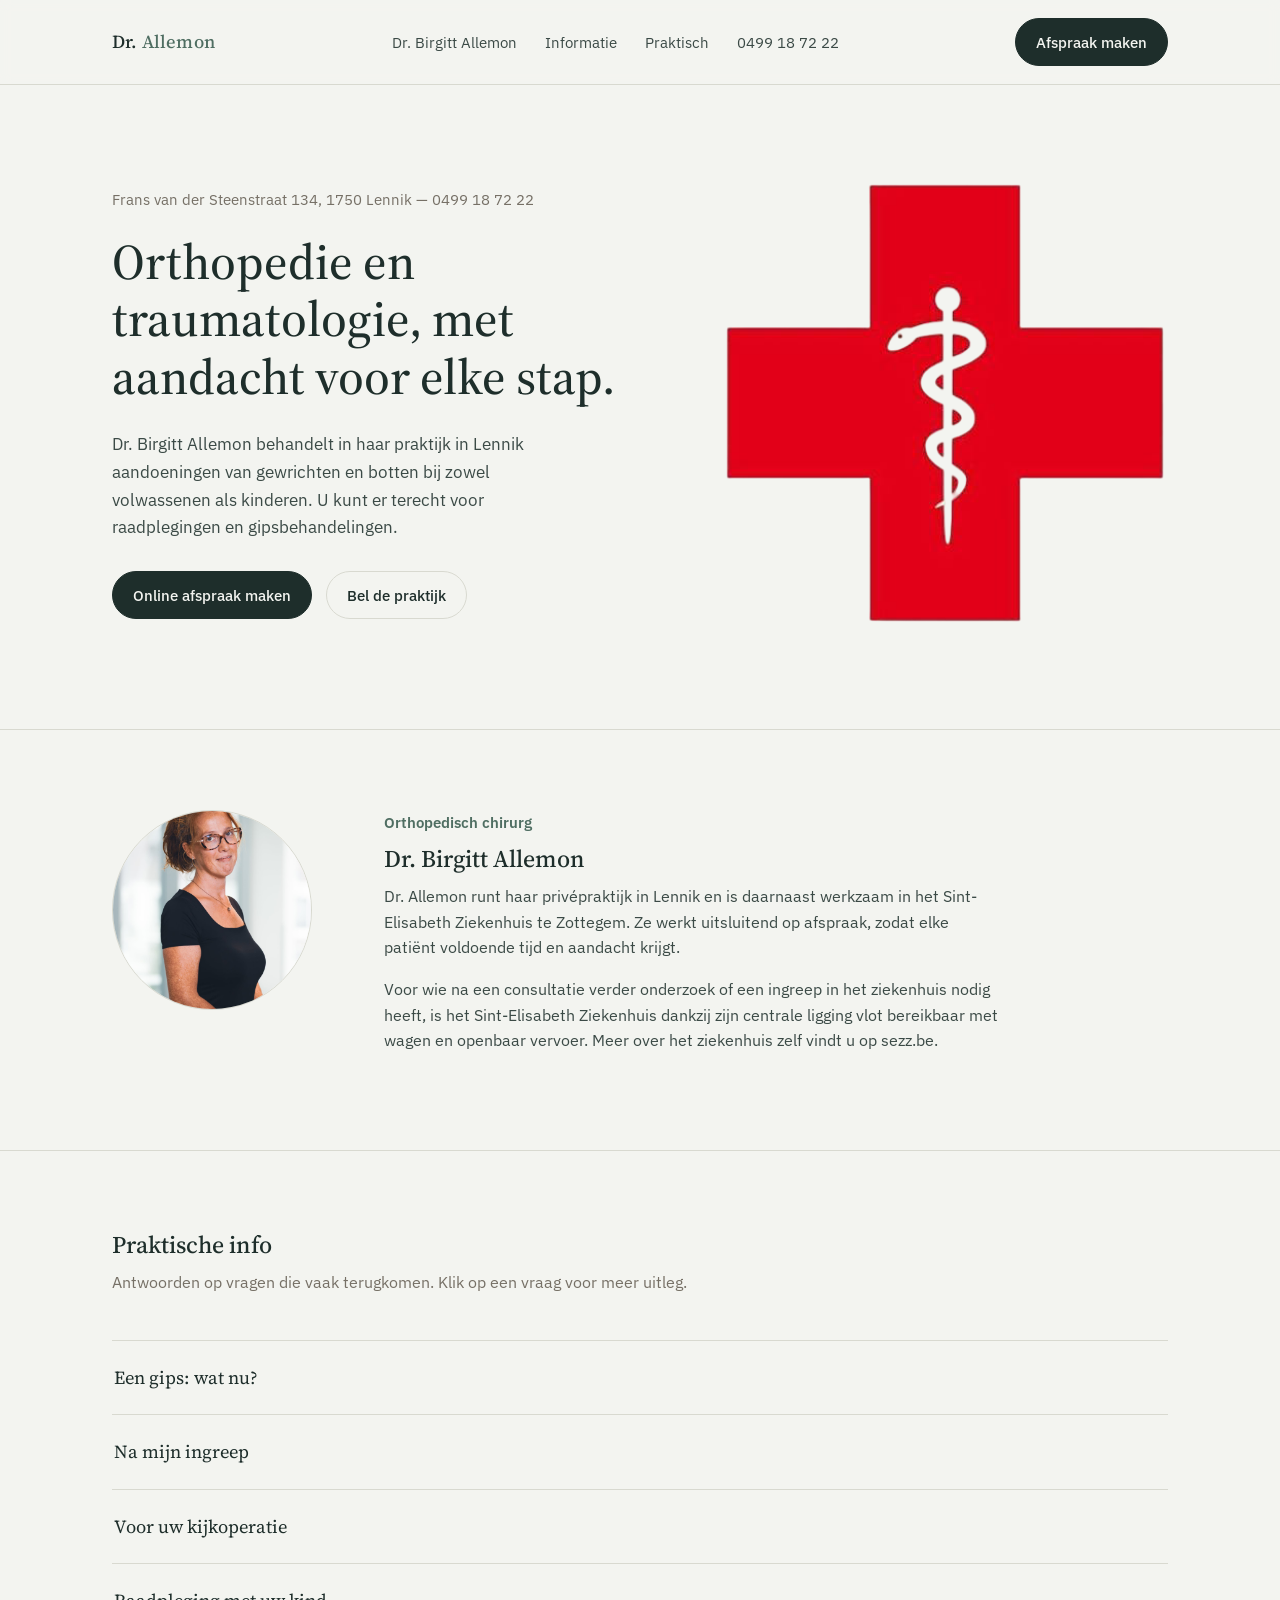
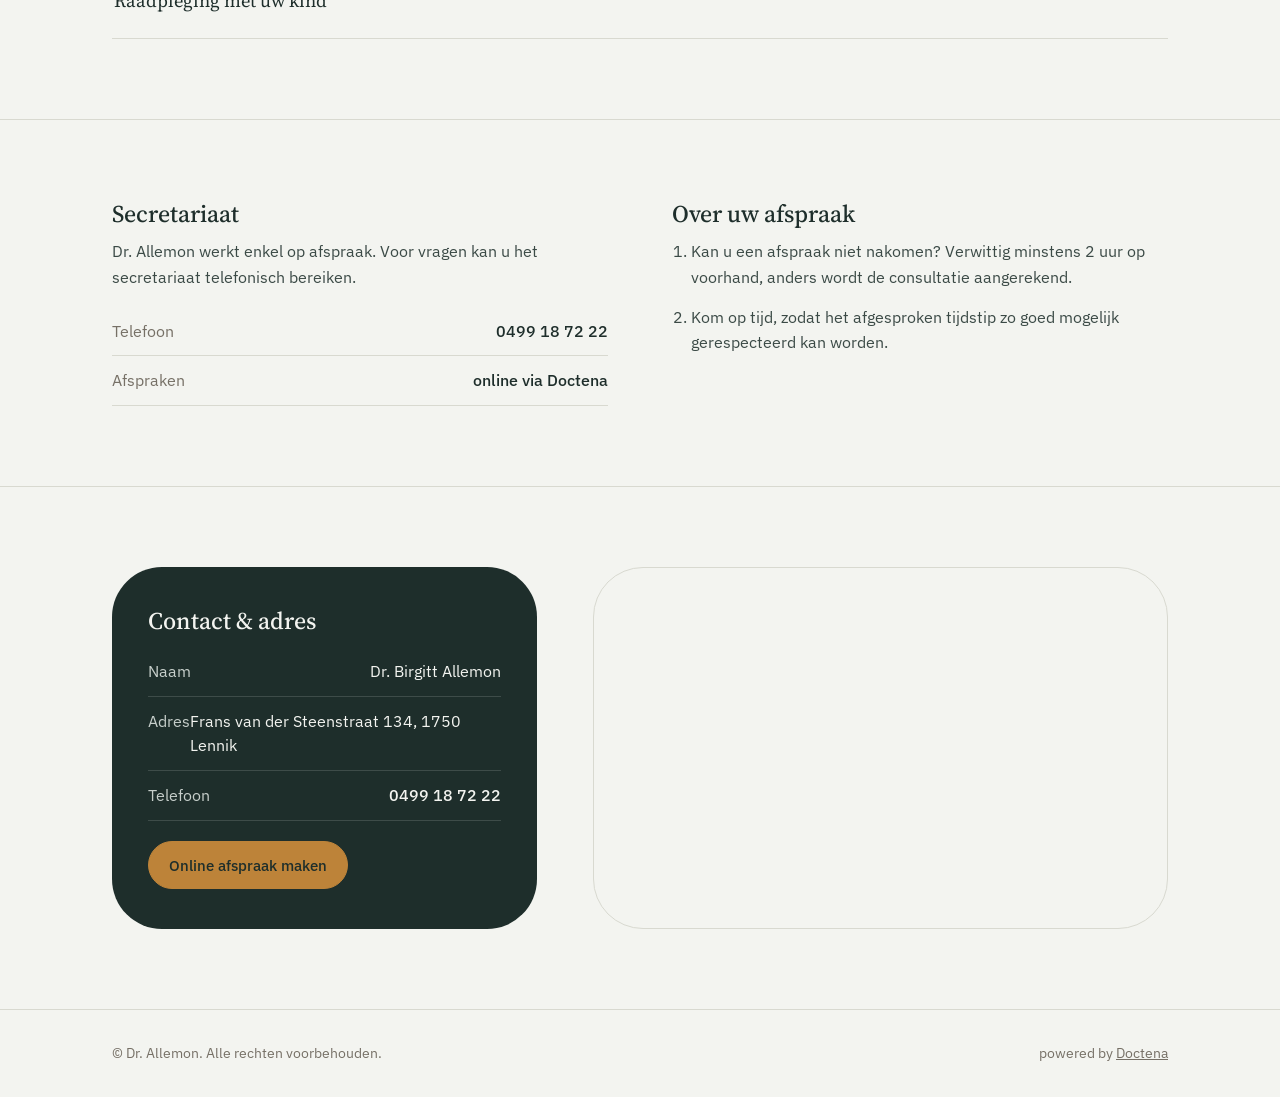
<file: index.html>
<!DOCTYPE html>
<html lang="nl">
<head>
<meta charset="UTF-8">
<meta name="viewport" content="width=device-width, initial-scale=1.0">
<title>Dr. Birgitt Allemon — Orthopedie &amp; Traumatologie, Lennik</title>
<meta name="description" content="Website van Dr. Birgitt Allemon, Orthopedie en Traumatologie te Lennik.">
<link rel="preconnect" href="https://fonts.googleapis.com">
<link rel="preconnect" href="https://fonts.gstatic.com" crossorigin>
<link href="https://fonts.googleapis.com/css2?family=Source+Serif+4:opsz,wght@8..60,400;8..60,500;8..60,600&family=IBM+Plex+Sans:wght@400;500;600&display=swap" rel="stylesheet">
<link rel="stylesheet" href="style.css">
</head>
<body>
<header>
  <nav class="nav">
    <a href="#top" class="brand">Dr. <span>Allemon</span></a>
    <div class="nav-links">
      <a href="#over">Dr. Birgitt Allemon</a>
      <a href="#informatie">Informatie</a>
      <a href="#praktisch">Praktisch</a>
      <a href="tel:+32499187222" class="nav-tel" data-content="header.phone" data-content-href="header.phone_link">0499 18 72 22</a>
    </div>
    <a class="btn" href="https://www.doctena.be/arts/Birgitt_Allemon-47715/Dr_Allemon_Birgitt_orthopedie_en_traumatologie-276836" target="_blank" rel="noopener" data-content-href="hero.booking_url">Afspraak maken</a>
  </nav>
</header>

<main id="top">

  <section class="hero" style="border-top:none;">
    <div class="wrap hero-grid">
      <div>
        <div class="eyebrow-addr" data-content="hero.address_line">
          Frans van der Steenstraat 134, 1750 Lennik — 0499 18 72 22
        </div>
        <h1 data-content="hero.title">Orthopedie en traumatologie, met aandacht voor elke stap.</h1>
        <p class="lede" data-content="hero.text">Dr. Birgitt Allemon behandelt in haar praktijk in Lennik aandoeningen van gewrichten en botten bij zowel volwassenen als kinderen. U kunt er terecht voor raadplegingen en gipsbehandelingen.</p>
        <div class="hero-cta">
          <a class="btn" href="https://www.doctena.be/arts/Birgitt_Allemon-47715/Dr_Allemon_Birgitt_orthopedie_en_traumatologie-276836" target="_blank" rel="noopener" data-content-href="hero.booking_url">Online afspraak maken</a>
          <a class="btn btn-outline" href="tel:+32499187222" data-content-href="header.phone_link">Bel de praktijk</a>
        </div>
      </div>
      <div class="hero-art">
        <img src="img/hero.png" alt="Praktijk van Dr. Birgitt Allemon te Lennik" data-content-src="hero.image">
      </div>
    </div>
  </section>

  <section id="over">
    <div class="wrap about-grid">
      <img class="avatar" src="img/dokter.jpeg" alt="Dr. Birgitt Allemon" data-content-src="about.photo">
      <div class="about-body">
        <div class="role" data-content="about.role">Orthopedisch chirurg</div>
        <h2 data-content="about.name">Dr. Birgitt Allemon</h2>
        <p data-content="about.paragraph_1">Dr. Allemon runt haar privépraktijk in Lennik en is daarnaast werkzaam in het Sint-Elisabeth Ziekenhuis te Zottegem. Ze werkt uitsluitend op afspraak, zodat elke patiënt voldoende tijd en aandacht krijgt.</p>
        <p data-content-html="about.paragraph_2">Voor wie na een consultatie verder onderzoek of een ingreep in het ziekenhuis nodig heeft, is het Sint-Elisabeth Ziekenhuis dankzij zijn centrale ligging <a href="http://www.sezz.be/Bereikbaarheid.aspx" target="_blank" rel="noopener" style="color:var(--sage-deep); text-decoration:underline; text-underline-offset:3px;">vlot bereikbaar met wagen en openbaar vervoer</a>. Meer over het ziekenhuis zelf vindt u op <a href="http://www.sezz.be/" target="_blank" rel="noopener" style="color:var(--sage-deep); text-decoration:underline; text-underline-offset:3px;">sezz.be</a>.</p>
      </div>
    </div>
  </section>

    <section id="informatie">
    <div class="wrap">
      <div class="section-head">
        <h2 data-content="info_section.heading">Praktische info</h2>
        <p data-content="info_section.intro">Antwoorden op vragen die vaak terugkomen. Klik op een vraag voor meer uitleg.</p>
      </div>
      <div class="info-accordion">
        <details class="info-item">
          <summary data-content="info_section.items.0.question">Een gips: wat nu?<span class="chevron" aria-hidden="true"></span></summary>
          <div class="info-body">
            <p data-content="info_section.items.0.answer_1">Houd het gips droog en belast het aangedane lidmaat zo weinig mogelijk. Leg de arm of het been waar mogelijk hoger dan het hart om zwelling te beperken.</p>
            <p data-content="info_section.items.0.answer_2">Neem contact op met het secretariaat bij toenemende pijn, een blauwe of witte verkleuring van vingers of tenen, of een doof gevoel dat niet overgaat.</p>
          </div>
        </details>
        <details class="info-item">
          <summary data-content="info_section.items.1.question">Na mijn ingreep<span class="chevron" aria-hidden="true"></span></summary>
          <div class="info-body">
            <p data-content="info_section.items.1.answer_1">Volg de instructies die u na de operatie meekrijgt over rust, wondverzorging en het gebruik van krukken of een brace.</p>
            <p data-content="info_section.items.1.answer_2">Bel de praktijk bij koorts, sterk toenemende zwelling of roodheid rond de wonde.</p>
          </div>
        </details>
        <details class="info-item">
          <summary data-content="info_section.items.2.question">Voor uw kijkoperatie<span class="chevron" aria-hidden="true"></span></summary>
          <div class="info-body">
            <p data-content="info_section.items.2.answer_1">Kijkoperaties aan knie of heup gebeuren in het Sint-Elisabeth Ziekenhuis te Zottegem. U ontvangt vooraf instructies over nuchter zijn en de documenten die u moet meebrengen.</p>
            <p data-content="info_section.items.2.answer_2">Voorzie iemand die u na de ingreep naar huis kan brengen.</p>
          </div>
        </details>
        <details class="info-item">
          <summary data-content="info_section.items.3.question">Raadpleging met uw kind<span class="chevron" aria-hidden="true"></span></summary>
          <div class="info-body">
            <p data-content="info_section.items.3.answer_1">Breng eerdere onderzoeken of foto's mee indien u die heeft. Comfortabele kledij maakt het onderzoek voor uw kind gemakkelijker.</p>
          </div>
        </details>
      </div>
    </div>
  </section>

  <section id="praktisch">
    <div class="wrap practical-grid">
      <div>
        <h2 data-content="practical.secretariaat_title">Secretariaat</h2>
        <p data-content="practical.secretariaat_text">Dr. Allemon werkt enkel op afspraak. Voor vragen kan u het secretariaat telefonisch bereiken.</p>
        <div class="info-line"><span>Telefoon</span> <a href="tel:+32499187222" data-content="header.phone" data-content-href="header.phone_link">0499 18 72 22</a></div>
        <div class="info-line"><span>Afspraken</span> <a href="https://www.doctena.be/provider/dokter-birgitt-allemon-orthopedie-lennik" target="_blank" rel="noopener">online via Doctena</a></div>
      </div>
      <div>
        <h2 data-content="practical.afspraak_title">Over uw afspraak</h2>
        <ol>
          <li data-content="practical.afspraak_regel_1">Kan u een afspraak niet nakomen? Verwittig minstens 2 uur op voorhand, anders wordt de consultatie aangerekend.</li>
          <li data-content="practical.afspraak_regel_2">Kom op tijd, zodat het afgesproken tijdstip zo goed mogelijk gerespecteerd kan worden.</li>
        </ol>
      </div>
    </div>
  </section>

  <section id="contact">
    <div class="wrap contact-grid">
      <div class="contact-card">
        <h2>Contact &amp; adres</h2>
        <div class="info-line"><span>Naam</span> <span data-content="contact.name">Dr. Birgitt Allemon</span></div>
        <div class="info-line"><span>Adres</span> <span data-content="contact.address">Frans van der Steenstraat 134, 1750 Lennik</span></div>
        <div class="info-line"><span>Telefoon</span> <a href="tel:+32499187222" data-content="contact.phone" data-content-href="contact.phone_link">0499 18 72 22</a></div>
        <a class="btn" href="https://www.doctena.be/arts/Birgitt_Allemon-47715/Dr_Allemon_Birgitt_orthopedie_en_traumatologie-276836" target="_blank" rel="noopener" data-content-href="hero.booking_url">Online afspraak maken</a>
      </div>
      <div class="map-frame">
        <iframe src="https://www.google.com/maps/embed?pb=!1m18!1m12!1m3!1d20169.404577289373!2d4.156183256343124!3d50.80938567068396!2m3!1f0!2f0!3f0!3m2!1i1024!2i768!4f13.1!3m3!1m2!1s0x47c3b84b41e830b9%3A0x20ad216c1f4b36ae!2sFrans+van+der+Steenstraat+134%2C+1750+Lennik!5e0!3m2!1sen!2sbe!4v1415140192790" loading="lazy" referrerpolicy="no-referrer-when-downgrade" title="Kaart Frans van der Steenstraat 134, 1750 Lennik"></iframe>
      </div>
    </div>
  </section>

</main>

<footer>
  <div class="wrap footer-row">
    <span>© Dr. Allemon. Alle rechten voorbehouden.</span>
    <span>powered by <a href="https://www.doctena.be" target="_blank" rel="noopener">Doctena</a></span>
  </div>
</footer>

<script src="app.js"></script>
</body>
</html>
</file>
<file: style.css>
:root{
    --bg: #F3F4F0;
    --panel: #EAEBE4;
    --ink: #1E2E2B;
    --ink-soft: #3B4A46;
    --sage: #6E8F82;
    --sage-deep: #4F6E62;
    --amber: #BD8339;
    --stone: #767066;
    --line: #D8D9D0;
    --radius: 50px;
    --max: 1120px;
  }

  *{ box-sizing: border-box; }
  html{ scroll-behavior: smooth; }
  body{
    margin:0;
    background: var(--bg);
    color: var(--ink);
    font-family: 'IBM Plex Sans', system-ui, sans-serif;
    font-size: 16px;
    line-height: 1.6;
    -webkit-font-smoothing: antialiased;
  }
  h1, h2, h3{
    font-family: 'Source Serif 4', Georgia, serif;
    font-weight: 500;
    line-height: 1.15;
    margin: 0 0 0.5em 0;
    color: var(--ink);
  }
  p{ margin: 0 0 1em 0; color: var(--ink-soft); max-width: 62ch; }
  a{ color: inherit; }
  ul{ padding-left: 1.2em; margin: 0 0 1em 0; }
  li{ margin-bottom: 0.4em; color: var(--ink-soft); }
  img{ max-width: 100%; display:block; }

  .wrap{ max-width: var(--max); margin: 0 auto; padding: 0 32px; }

  a:focus-visible, button:focus-visible{
    outline: 2px solid var(--sage-deep);
    outline-offset: 3px;
  }

  /* Header */
  header{
    position: sticky; top: 0; z-index: 20;
    background: rgba(243,244,240,0.92);
    backdrop-filter: blur(6px);
    border-bottom: 1px solid var(--line);
  }
  .nav{
    display:flex; align-items:center; justify-content:space-between;
    padding: 18px 32px;
    max-width: var(--max); margin:0 auto;
    gap: 20px;
  }
  .brand{
    font-family:'Source Serif 4', serif;
    font-size: 1.15rem;
    font-weight: 500;
    letter-spacing: 0.01em;
    text-decoration:none;
    color: var(--ink);
    white-space: nowrap;
  }
  .brand span{ color: var(--sage-deep); }
  .nav-links{ display:flex; align-items:center; gap: 28px; }
  .nav-links a{ text-decoration:none; color: var(--ink-soft); font-size: 0.95rem; }
  .nav-links a:hover{ color: var(--ink); }
  .nav-tel{
    font-size: 0.95rem; color: var(--ink-soft); text-decoration:none;
    display:flex; align-items:center; gap:6px;
  }
  .btn{
    display:inline-flex; align-items:center; gap:8px;
    background: var(--ink); color: var(--bg);
    padding: 11px 20px;
    border-radius: var(--radius);
    text-decoration:none;
    font-size: 0.95rem;
    font-weight: 500;
    border: 1px solid var(--ink);
    transition: background 0.15s ease, color 0.15s ease;
    white-space: nowrap;
  }
  .btn:hover{ background: var(--sage-deep); border-color: var(--sage-deep); }
  .btn-outline{
    background: transparent; color: var(--ink); border: 1px solid var(--line);
  }
  .btn-outline:hover{ background: var(--panel); }
  .menu-toggle{ display:none; }

  /* Hero */
  .hero{
    padding: 88px 0 96px;
    opacity: 0;
    transform: translateY(14px);
    animation: rise 0.7s ease forwards 0.1s;
  }
  @keyframes rise{ to{ opacity:1; transform:none; } }
  @media (prefers-reduced-motion: reduce){
    .hero{ opacity:1; transform:none; animation:none; }
  }
  .hero-grid{
    display:grid;
    grid-template-columns: 1.1fr 0.9fr;
    gap: 64px;
    align-items:center;
  }
  .eyebrow-addr{
    font-size: 0.92rem;
    color: var(--stone);
    margin-bottom: 22px;
    line-height: 1.7;
  }
  .hero h1{ font-size: clamp(2.1rem, 4vw, 3.1rem); }
  .hero .lede{ font-size: 1.08rem; max-width: 46ch; }
  .hero-cta{ display:flex; gap: 14px; margin-top: 30px; flex-wrap: wrap; }

  .hero-art{ position: relative; }
  .hero-art img{
    width: 100%; height: 460px; object-fit: cover;
    border: none;
    border-radius: var(--radius);
  }
  @media (max-width: 860px){
    .hero-art img{
      height: 300px;
      -webkit-mask-image: radial-gradient(85% 85% at 50% 45%, black 50%, transparent 100%);
      mask-image: radial-gradient(85% 85% at 50% 45%, black 50%, transparent 100%);
    }
  }

  /* Sections */
  section{ padding: 80px 0; border-top: 1px solid var(--line); }
  .section-head{ max-width: 640px; margin-bottom: 44px; }
  .section-head p{ color: var(--stone); }

  /* About */
  .about-grid{
    display:grid; grid-template-columns: 220px 1fr; gap: 52px; align-items:start;
  }
  .avatar{
    width: 200px; height: 200px; border-radius: 50%;
    background: var(--panel);
    border: 1px solid var(--line);
    object-fit: cover;
  }
  .about-body .role{ color: var(--sage-deep); font-weight: 600; font-size: 0.95rem; margin-bottom: 10px; }

    /* Info-accordion */
  .info-accordion{ border-top: 1px solid var(--line); }
  .info-item{ border-bottom: 1px solid var(--line); }
  .info-item summary{
    display:flex; align-items:center; justify-content:space-between; gap: 20px;
    padding: 22px 2px;
    cursor: pointer;
    list-style: none;
    font-family: 'Source Serif 4', serif;
    font-size: 1.15rem;
    color: var(--ink);
  }
  .info-item summary::-webkit-details-marker{ display:none; }
  .info-item .chevron{
    position: relative;
    width: 16px; height: 16px;
    flex: none;
  }
  .info-item .chevron::before,
  .info-item .chevron::after{
    content:"";
    position:absolute; left:50%; top:50%;
    background: var(--sage-deep);
    transform: translate(-50%,-50%);
    transition: transform 0.15s ease;
  }
  .info-item .chevron::before{ width: 16px; height: 2px; }
  .info-item .chevron::after{ width: 2px; height: 16px; }
  .info-item[open] .chevron::after{ transform: translate(-50%,-50%) rotate(90deg); opacity:0; }
  .info-item .info-body{ padding: 0 2px 26px; max-width: 62ch; }
  .info-item .info-body p{ margin: 0 0 0.9em; }
  .info-item .info-body p:last-child{ margin-bottom: 0; }

  .spec-grid{ grid-template-columns: 1fr; }

  /* Praktisch / secretariaat */
  .practical-grid{
    display:grid; grid-template-columns: 1fr 1fr; gap: 64px;
  }
  .practical-grid ol{ padding-left: 1.2em; margin: 0; }
  .practical-grid ol li{ margin-bottom: 14px; }
  .info-line{
    display:flex; justify-content:space-between; padding: 12px 0;
    border-bottom: 1px solid var(--line);
    font-size: 0.97rem;
  }
  .info-line span:first-child{ color: var(--stone); }
  .info-line a{ text-decoration:none; font-weight: 500; }

  /* Contact */
  .contact-grid{
    display:grid; grid-template-columns: 0.85fr 1.15fr; gap: 56px; align-items:start;
  }
  .contact-card{
    background: var(--ink); color: var(--bg);
    border-radius: var(--radius);
    padding: 40px 36px;
  }
  .contact-card h2{ color: var(--bg); }
  .contact-card p, .contact-card .info-line span:first-child{ color: #C7CFCB; }
  .contact-card .info-line{ border-color: rgba(255,255,255,0.14); }
  .contact-card .info-line a{ color: var(--bg); }
  .contact-card .btn{ background: var(--amber); border-color: var(--amber); color: var(--ink); margin-top: 20px; }
  .contact-card .btn:hover{ background: #d3974c; }
  .map-frame{ border-radius: var(--radius); overflow:hidden; border: 1px solid var(--line); }
  .map-frame iframe{ width:100%; height: 100%; min-height: 360px; border:0; display:block; }

  footer{
    padding: 32px 0;
    border-top: 1px solid var(--line);
    font-size: 0.88rem;
    color: var(--stone);
  }
  .footer-row{ display:flex; justify-content:space-between; gap: 16px; flex-wrap: wrap; }
  footer a{ color: var(--stone); }

  @media (max-width: 860px){
    .nav-links{ display:none; }
    .hero-grid{ grid-template-columns: 1fr; }
    .hero-art{ order: -1; max-width: 320px; margin: 0 auto 12px; }
    .about-grid{ grid-template-columns: 1fr; }
    .avatar{ width: 140px; height: 140px; font-size: 2.2rem; }
    .spec-grid{ grid-template-columns: 1fr; }
    .practical-grid{ grid-template-columns: 1fr; gap: 40px; }
    .contact-grid{ grid-template-columns: 1fr; }
    .wrap{ padding: 0 20px; }
    section{ padding: 56px 0; }
    .hero{ padding: 48px 0 56px; }
  }
</file>
